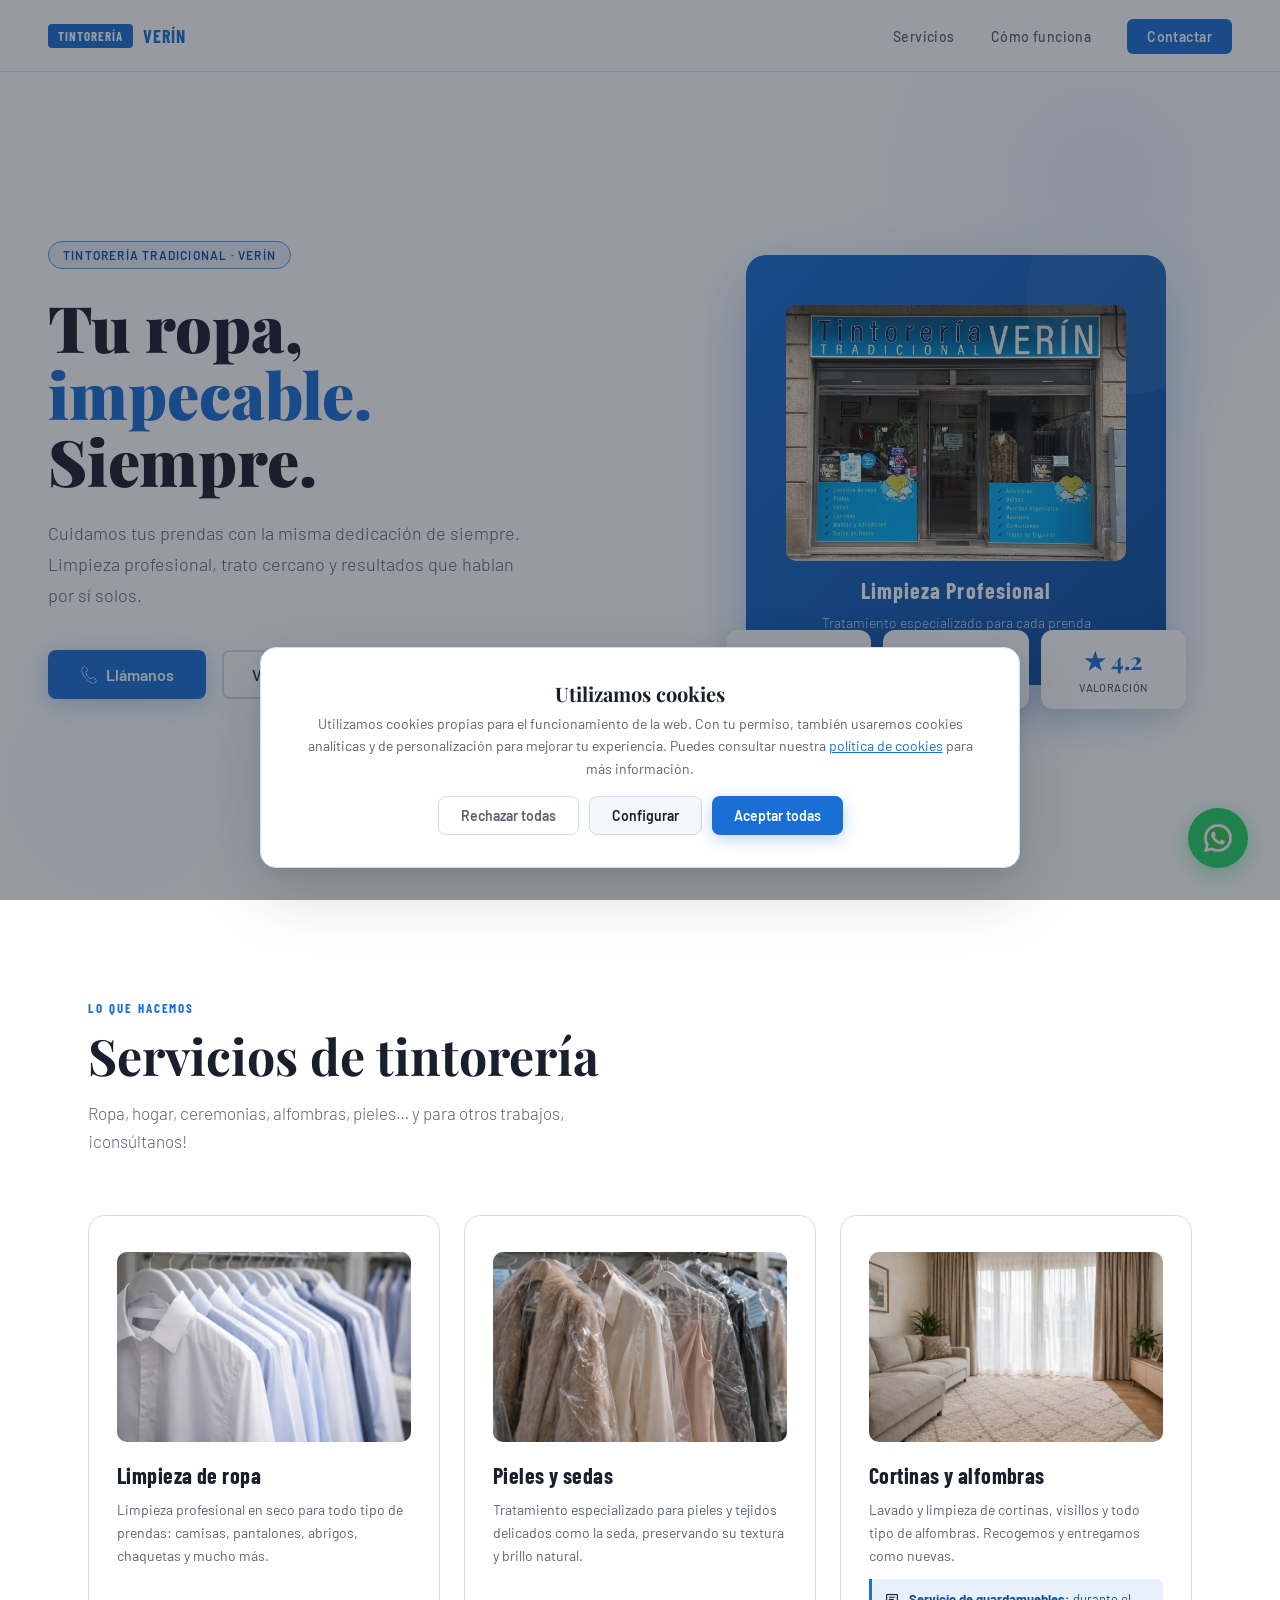
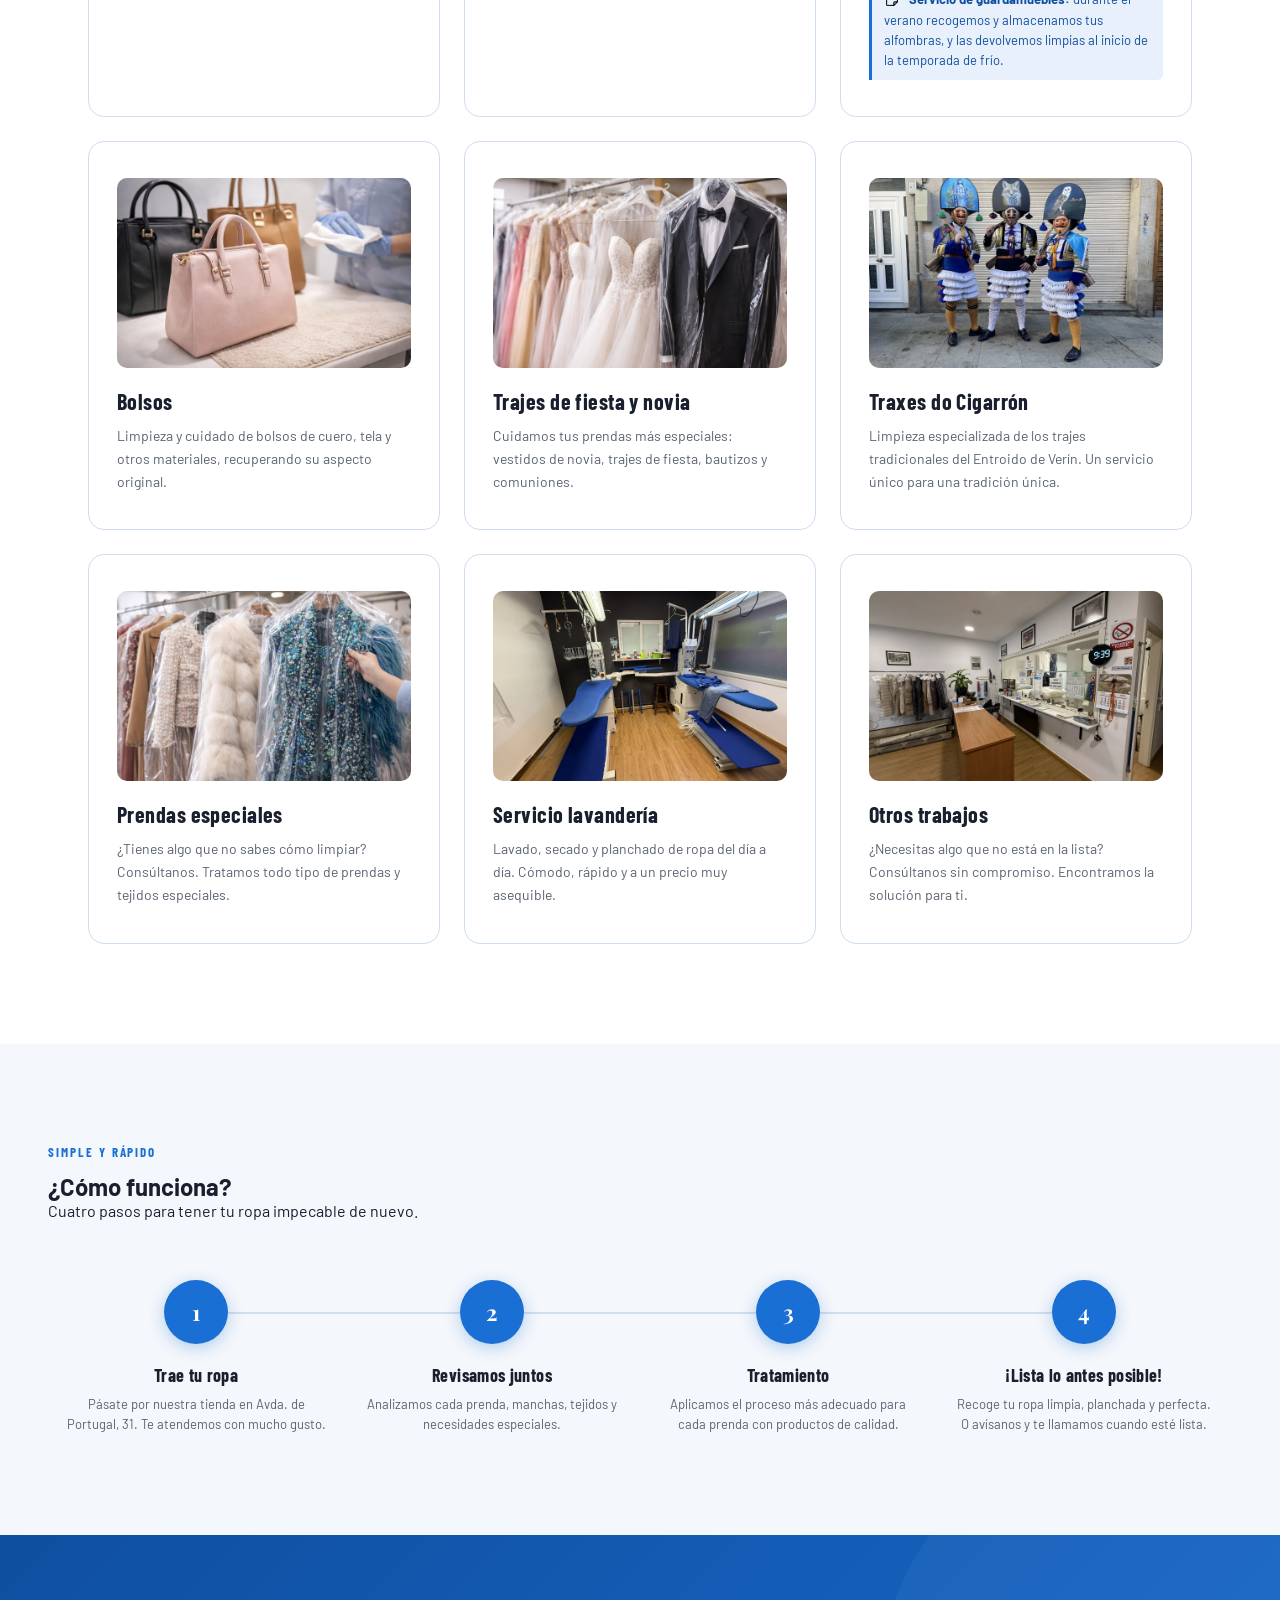
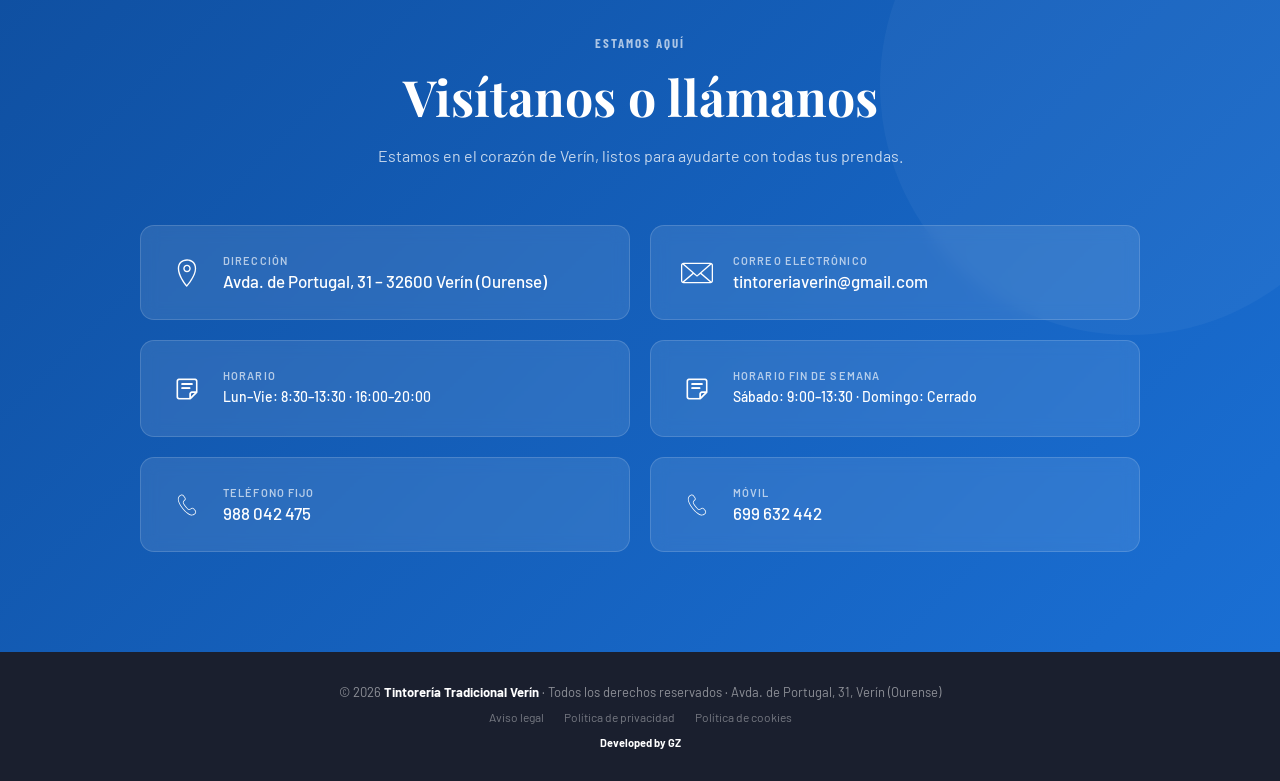
<file: index.html>
<!DOCTYPE html><html lang="es"><head><meta charset="UTF-8" /><meta name="viewport" content="width=device-width, initial-scale=1.0"/><title>Tintorería Verín | Limpieza en Seco Profesional – Ourense</title><meta name="description" content="Tintorería tradicional en Verín (Ourense). Limpieza profesional de ropa, pieles, cortinas, alfombras, trajes de novia y Traxes do Cigarrón. Entrega en 48h. Llama al 988 042 475."><meta name="keywords" content="tintorería Verín, limpieza en seco Verín, tintorería Ourense, limpieza trajes Verín, Cigarrón Verín, tintorería tradicional, lavandería Verín"><meta name="author" content="Tintorería Tradicional Verín"><meta name="robots" content="index, follow"><meta name="google-site-verification" content="5lK3hR8C14R1eIhbds3PsatDqkBUzgz-9aADcG0f1zo"><link rel="canonical" href="https://www.tintoreriaverin.es/"><meta property="og:type" content="business.business"><meta property="og:title" content="Tintorería Verín | Limpieza en Seco Profesional"><meta property="og:description" content="Tintorería tradicional en Verín, Ourense. Limpieza de ropa, pieles, cortinas, trajes de novia y Traxes do Cigarrón. Entrega en 48h."><meta property="og:url" content="https://www.tintoreriaverin.es/"><meta property="og:image" content="https://www.tintoreriaverin.es/imagenes/servicios/hero.webp"><meta property="og:image:width" content="1200"><meta property="og:image:height" content="630"><meta property="og:locale" content="es_ES"><meta property="og:site_name" content="Tintorería Verín"><meta property="business:contact_data:street_address" content="Avda. de Portugal, 31"><meta property="business:contact_data:locality" content="Verín"><meta property="business:contact_data:region" content="Ourense"><meta property="business:contact_data:postal_code" content="32600"><meta property="business:contact_data:country_name" content="España"><meta property="business:contact_data:phone_number" content="+34988042475"><meta name="twitter:card" content="summary_large_image"><meta name="twitter:title" content="Tintorería Verín | Limpieza en Seco Profesional"><meta name="twitter:description" content="Tintorería tradicional en Verín, Ourense. Ropa, pieles, cortinas, trajes de novia y Traxes do Cigarrón. Entrega en 48h."><meta name="twitter:image" content="https://www.tintoreriaverin.es/imagenes/servicios/hero.webp"><script type="application/ld+json"> { "@context": "https://schema.org", "@type": "DryCleaningOrLaundry", "name": "Tintorería Tradicional Verín", "description": "Tintorería tradicional en Verín (Ourense). Limpieza profesional de ropa, pieles, cortinas, alfombras, trajes de novia y Traxes do Cigarrón. Entrega en 48 horas.", "url": "https://www.tintoreriaverin.es", "logo": "https://www.tintoreriaverin.es/imagenes/servicios/hero.webp", "image": "https://www.tintoreriaverin.es/imagenes/servicios/hero.webp", "telephone": ["+34988042475", "+34699632442"], "email": "tintoreriaverin@gmail.com", "address": { "@type": "PostalAddress", "streetAddress": "Avda. de Portugal, 31", "addressLocality": "Verín", "addressRegion": "Ourense", "postalCode": "32600", "addressCountry": "ES" }, "geo": { "@type": "GeoCoordinates", "latitude": 41.9394, "longitude": -7.4392 }, "openingHoursSpecification": [ { "@type": "OpeningHoursSpecification", "dayOfWeek": ["Monday","Tuesday","Wednesday","Thursday","Friday"], "opens": "08:30", "closes": "13:30" }, { "@type": "OpeningHoursSpecification", "dayOfWeek": ["Monday","Tuesday","Wednesday","Thursday","Friday"], "opens": "16:00", "closes": "20:00" } ], "priceRange": "€€", "servesCuisine": null, "hasOfferCatalog": { "@type": "OfferCatalog", "name": "Servicios de tintorería", "itemListElement": [ {"@type": "Offer", "itemOffered": {"@type": "Service", "name": "Limpieza de ropa"}}, {"@type": "Offer", "itemOffered": {"@type": "Service", "name": "Pieles y sedas"}}, {"@type": "Offer", "itemOffered": {"@type": "Service", "name": "Cortinas y alfombras"}}, {"@type": "Offer", "itemOffered": {"@type": "Service", "name": "Bolsos"}}, {"@type": "Offer", "itemOffered": {"@type": "Service", "name": "Trajes de fiesta y novia"}}, {"@type": "Offer", "itemOffered": {"@type": "Service", "name": "Traxes do Cigarrón"}}, {"@type": "Offer", "itemOffered": {"@type": "Service", "name": "Servicio de lavandería"}} ] }, "sameAs": [] } </script><link rel="icon" type="image/x-icon" href="favicon.ico"><link rel="shortcut icon" href="favicon.ico"><link rel="apple-touch-icon" href="favicon.ico"><link href="https://fonts.googleapis.com/css2?family=Playfair+Display:wght@400;700;900&family=Barlow:wght@300;400;500;600&family=Barlow+Condensed:wght@400;600;700&display=swap" rel="stylesheet"/><link rel="stylesheet" href="css/style.css?v=6"/><link rel="stylesheet" href="css/cookies.css?v=6"/></head><body><nav><div class="nav-logo"><div class="nav-logo-badge">TINTORERÍA</div><span style="font-family:'Barlow Condensed',sans-serif;font-size:18px;font-weight:700;letter-spacing:0.05em;color:var(--blue)">VERÍN</span></div><ul class="nav-links" id="nav-links"><li><a href="#servicios" class="nav-close">Servicios</a></li><li><a href="#proceso" class="nav-close">Cómo funciona</a></li><li><a href="#contacto" class="nav-cta nav-close">Contactar</a></li></ul><button class="nav-hamburger" id="nav-hamburger" aria-label="Abrir menú" aria-expanded="false"><span></span><span></span><span></span></button></nav><section class="hero"><div class="hero-inner"><div class="hero-text"><div class="hero-tag fade-in">Tintorería Tradicional · Verín</div><h1 class="fade-in delay-1">Tu ropa, <span>impecable.</span><br>Siempre.</h1><p class="fade-in delay-2">Cuidamos tus prendas con la misma dedicación de siempre. Limpieza profesional, trato cercano y resultados que hablan por sí solos.</p><div class="hero-btns fade-in delay-3"><a href="tel:988042475" class="btn-primary"><img src="imagenes/icons/telephone.svg" alt="" width="18" height="18" style="filter:brightness(0) invert(1);vertical-align:middle;"> Llámanos </a><a href="#servicios" class="btn-secondary">Ver servicios</a></div></div><div class="hero-visual fade-in delay-4"><div class="hero-card-stack"><div class="hanger-scene"><img src="imagenes/servicios/hero.webp?v=2" alt="Limpieza Profesional" class="hanger-icon"><h3>Limpieza Profesional</h3><p>Tratamiento especializado para cada prenda</p></div><div class="stat-cards"><div class="stat-card"><span class="num">72h</span><span class="lbl">Entrega</span></div><div class="stat-card"><span class="num">100%</span><span class="lbl">Garantía</span></div><div class="stat-card"><span class="num">★ 4.2</span><span class="lbl">Valoración</span></div></div></div></div></div></section><section id="servicios"><div class="section"><div class="section-label">Lo que hacemos</div><h2>Servicios de tintorería</h2><p class="subtitle">Ropa, hogar, ceremonias, alfombras, pieles… y para otros trabajos, ¡consúltanos!</p><div class="services-grid"><div class="service-card"><img src="imagenes/servicios/limpieza-ropa.webp" loading="lazy" alt="Limpieza de ropa" class="service-icon"><h3>Limpieza de ropa</h3><p>Limpieza profesional en seco para todo tipo de prendas: camisas, pantalones, abrigos, chaquetas y mucho más.</p></div><div class="service-card"><img src="imagenes/servicios/pieles-sedas.webp" loading="lazy" alt="Pieles y sedas" class="service-icon"><h3>Pieles y sedas</h3><p>Tratamiento especializado para pieles y tejidos delicados como la seda, preservando su textura y brillo natural.</p></div><div class="service-card"><img src="imagenes/servicios/cortinas-alfombras.webp" loading="lazy" alt="Cortinas y alfombras" class="service-icon"><h3>Cortinas y alfombras</h3><p>Lavado y limpieza de cortinas, visillos y todo tipo de alfombras. Recogemos y entregamos como nuevas.</p><p class="service-note"><img src="imagenes/icons/note.svg" alt="" width="16" height="16" style="vertical-align:middle;margin-right:6px;position:relative;top:-1px;"> <strong>Servicio de guardamuebles:</strong> durante el verano recogemos y almacenamos tus alfombras, y las devolvemos limpias al inicio de la temporada de frío.</p></div><div class="service-card"><img src="imagenes/servicios/bolsos.webp" loading="lazy" alt="Bolsos" class="service-icon"><h3>Bolsos</h3><p>Limpieza y cuidado de bolsos de cuero, tela y otros materiales, recuperando su aspecto original.</p></div><div class="service-card"><img src="imagenes/servicios/trajes-fiesta-novia.webp" loading="lazy" alt="Trajes de fiesta y novia" class="service-icon"><h3>Trajes de fiesta y novia</h3><p>Cuidamos tus prendas más especiales: vestidos de novia, trajes de fiesta, bautizos y comuniones.</p></div><div class="service-card"><img src="imagenes/servicios/cigarron.webp" loading="lazy" alt="Traxes do Cigarrón" class="service-icon"><h3>Traxes do Cigarrón</h3><p>Limpieza especializada de los trajes tradicionales del Entroido de Verín. Un servicio único para una tradición única.</p></div><div class="service-card"><img src="imagenes/servicios/prendas-especiales.webp" loading="lazy" alt="Prendas especiales" class="service-icon"><h3>Prendas especiales</h3><p>¿Tienes algo que no sabes cómo limpiar? Consúltanos. Tratamos todo tipo de prendas y tejidos especiales.</p></div><div class="service-card"><img src="imagenes/servicios/lavanderia.webp" loading="lazy" alt="Servicio lavandería" class="service-icon"><h3>Servicio lavandería</h3><p>Lavado, secado y planchado de ropa del día a día. Cómodo, rápido y a un precio muy asequible.</p></div><div class="service-card"><img src="imagenes/servicios/otros-trabajos.webp" loading="lazy" alt="Otros trabajos" class="service-icon"><h3>Otros trabajos</h3><p>¿Necesitas algo que no está en la lista? Consúltanos sin compromiso. Encontramos la solución para ti.</p></div></div></div></section><section id="proceso" class="proceso-section"><div class="proceso-inner"><div class="section-label">Simple y rápido</div><h2>¿Cómo funciona?</h2><p class="subtitle">Cuatro pasos para tener tu ropa impecable de nuevo.</p><div class="steps"><div class="step"><div class="step-num">1</div><h4>Trae tu ropa</h4><p>Pásate por nuestra tienda en Avda. de Portugal, 31. Te atendemos con mucho gusto.</p></div><div class="step"><div class="step-num">2</div><h4>Revisamos juntos</h4><p>Analizamos cada prenda, manchas, tejidos y necesidades especiales.</p></div><div class="step"><div class="step-num">3</div><h4>Tratamiento</h4><p>Aplicamos el proceso más adecuado para cada prenda con productos de calidad.</p></div><div class="step"><div class="step-num">4</div><h4>¡Lista lo antes posible!</h4><p>Recoge tu ropa limpia, planchada y perfecta. O avísanos y te llamamos cuando esté lista.</p></div></div></div></section><section id="contacto" class="contact-section"><div class="contact-inner"><div class="section-label">Estamos aquí</div><h2>Visítanos o llámanos</h2><p class="subtitle">Estamos en el corazón de Verín, listos para ayudarte con todas tus prendas.</p><div class="contact-cards"><a class="contact-card" href="https://www.google.com/maps/search/?api=1&query=Avda.+de+Portugal+31+Verín+Ourense" target="_blank" rel="noopener noreferrer" style="text-decoration:none;color:inherit;"><span class="contact-card-icon"><img src="imagenes/icons/location.svg" alt="Dirección" width="28" height="28"></span><div class="contact-card-info"><strong>Dirección</strong><span>Avda. de Portugal, 31 – 32600 Verín (Ourense)</span></div></a><a class="contact-card" href="mailto:tintoreriaverin@gmail.com" style="text-decoration:none;color:inherit;"><span class="contact-card-icon"><img src="imagenes/icons/email.svg" alt="Email" width="32" height="32"></span><div class="contact-card-info"><strong>Correo electrónico</strong><span>tintoreriaverin@gmail.com</span></div></a><a class="contact-card" href="#" style="text-decoration:none;color:inherit;cursor:default;"><span class="contact-card-icon"><img src="imagenes/icons/note.svg" alt="Horario" width="28" height="28"></span><div class="contact-card-info"><strong>Horario</strong><span style="font-size:14px;line-height:1.6;">Lun–Vie: 8:30–13:30 · 16:00–20:00</span></div></a><a class="contact-card" href="#" style="text-decoration:none;color:inherit;cursor:default;"><span class="contact-card-icon"><img src="imagenes/icons/note.svg" alt="Horario" width="28" height="28"></span><div class="contact-card-info"><strong>Horario Fin De Semana</strong><span style="font-size:14px;line-height:1.6;">Sábado: 9:00–13:30 · Domingo: Cerrado</span></div></a><a class="contact-card" href="tel:+34988042475" style="text-decoration:none;color:inherit;"><span class="contact-card-icon"><img src="imagenes/icons/telephone.svg" alt="Teléfono" width="22" height="22"></span><div class="contact-card-info"><strong>Teléfono fijo</strong><span>988 042 475</span></div></a><a class="contact-card" href="tel:+34699632442" style="text-decoration:none;color:inherit;"><span class="contact-card-icon"><img src="imagenes/icons/telephone.svg" alt="Móvil" width="22" height="22"></span><div class="contact-card-info"><strong>Móvil</strong><span>699 632 442</span></div></a></div></section><a href="https://wa.me/34699632442" target="_blank" rel="noopener noreferrer" class="whatsapp-float" aria-label="Contactar por WhatsApp"><span class="whatsapp-tooltip">Escríbenos por WhatsApp</span><img src="imagenes/icons/whatsapp.svg" alt="WhatsApp" width="34" height="34"></a><footer><p>© 2026 <strong>Tintorería Tradicional Verín</strong> · Todos los derechos reservados · Avda. de Portugal, 31, Verín (Ourense)</p><div class="footer-links"><a href="aviso-legal.html">Aviso legal</a><a href="politica-privacidad.html">Política de privacidad</a><a href="politica-cookies.html">Política de cookies</a></div><p style="margin-top:12px;font-size:11px;color:rgba(255,255,255,0.25);"><strong>Developed by GZ</strong></p></footer><div id="cookie-overlay"></div><div id="cookie-banner" role="dialog" aria-modal="true" aria-labelledby="cookie-title"><div class="cookie-header"><div><h3 id="cookie-title">Utilizamos cookies</h3><p> Utilizamos cookies propias para el funcionamiento de la web. Con tu permiso, también usaremos cookies analíticas y de personalización para mejorar tu experiencia. Puedes consultar nuestra <a href="politica-cookies.html">política de cookies</a> para más información. </p></div></div><div id="cookie-config-panel" class="cookie-config-panel"><div class="cookie-types"><div class="cookie-type"><div class="cookie-type-info"><span class="cookie-type-name">Necesarias</span><span class="cookie-type-desc">Siempre activas</span></div><label class="cookie-toggle"><input type="checkbox" checked disabled><span class="cookie-toggle-slider"></span></label></div><div class="cookie-type"><div class="cookie-type-info"><span class="cookie-type-name">Analíticas</span><span class="cookie-type-desc">Estadísticas de uso</span></div><label class="cookie-toggle"><input type="checkbox" id="cookie-toggle-analytics"><span class="cookie-toggle-slider"></span></label></div><div class="cookie-type"><div class="cookie-type-info"><span class="cookie-type-name">Marketing</span><span class="cookie-type-desc">Contenido personalizado</span></div><label class="cookie-toggle"><input type="checkbox" id="cookie-toggle-marketing"><span class="cookie-toggle-slider"></span></label></div></div></div><div class="cookie-actions"><button class="cookie-btn cookie-btn-reject" id="cookie-btn-reject">Rechazar todas</button><button class="cookie-btn cookie-btn-config" id="cookie-btn-config">Configurar</button><button class="cookie-btn cookie-btn-config" id="cookie-btn-save" style="display:none">Guardar preferencias</button><button class="cookie-btn cookie-btn-accept" id="cookie-btn-accept">Aceptar todas</button></div></div><script src="js/cookies.js"></script><script>
(function(){
  var btn = document.getElementById("nav-hamburger");
  var menu = document.getElementById("nav-links");
  if(!btn || !menu) return;
  btn.addEventListener("click", function(){
    var open = menu.classList.toggle("nav-open");
    btn.classList.toggle("is-open", open);
    btn.setAttribute("aria-expanded", open);
  });
  document.querySelectorAll(".nav-close").forEach(function(a){
    a.addEventListener("click", function(){
      menu.classList.remove("nav-open");
      btn.classList.remove("is-open");
      btn.setAttribute("aria-expanded","false");
    });
  });
})();
</script></body></html>
</file>
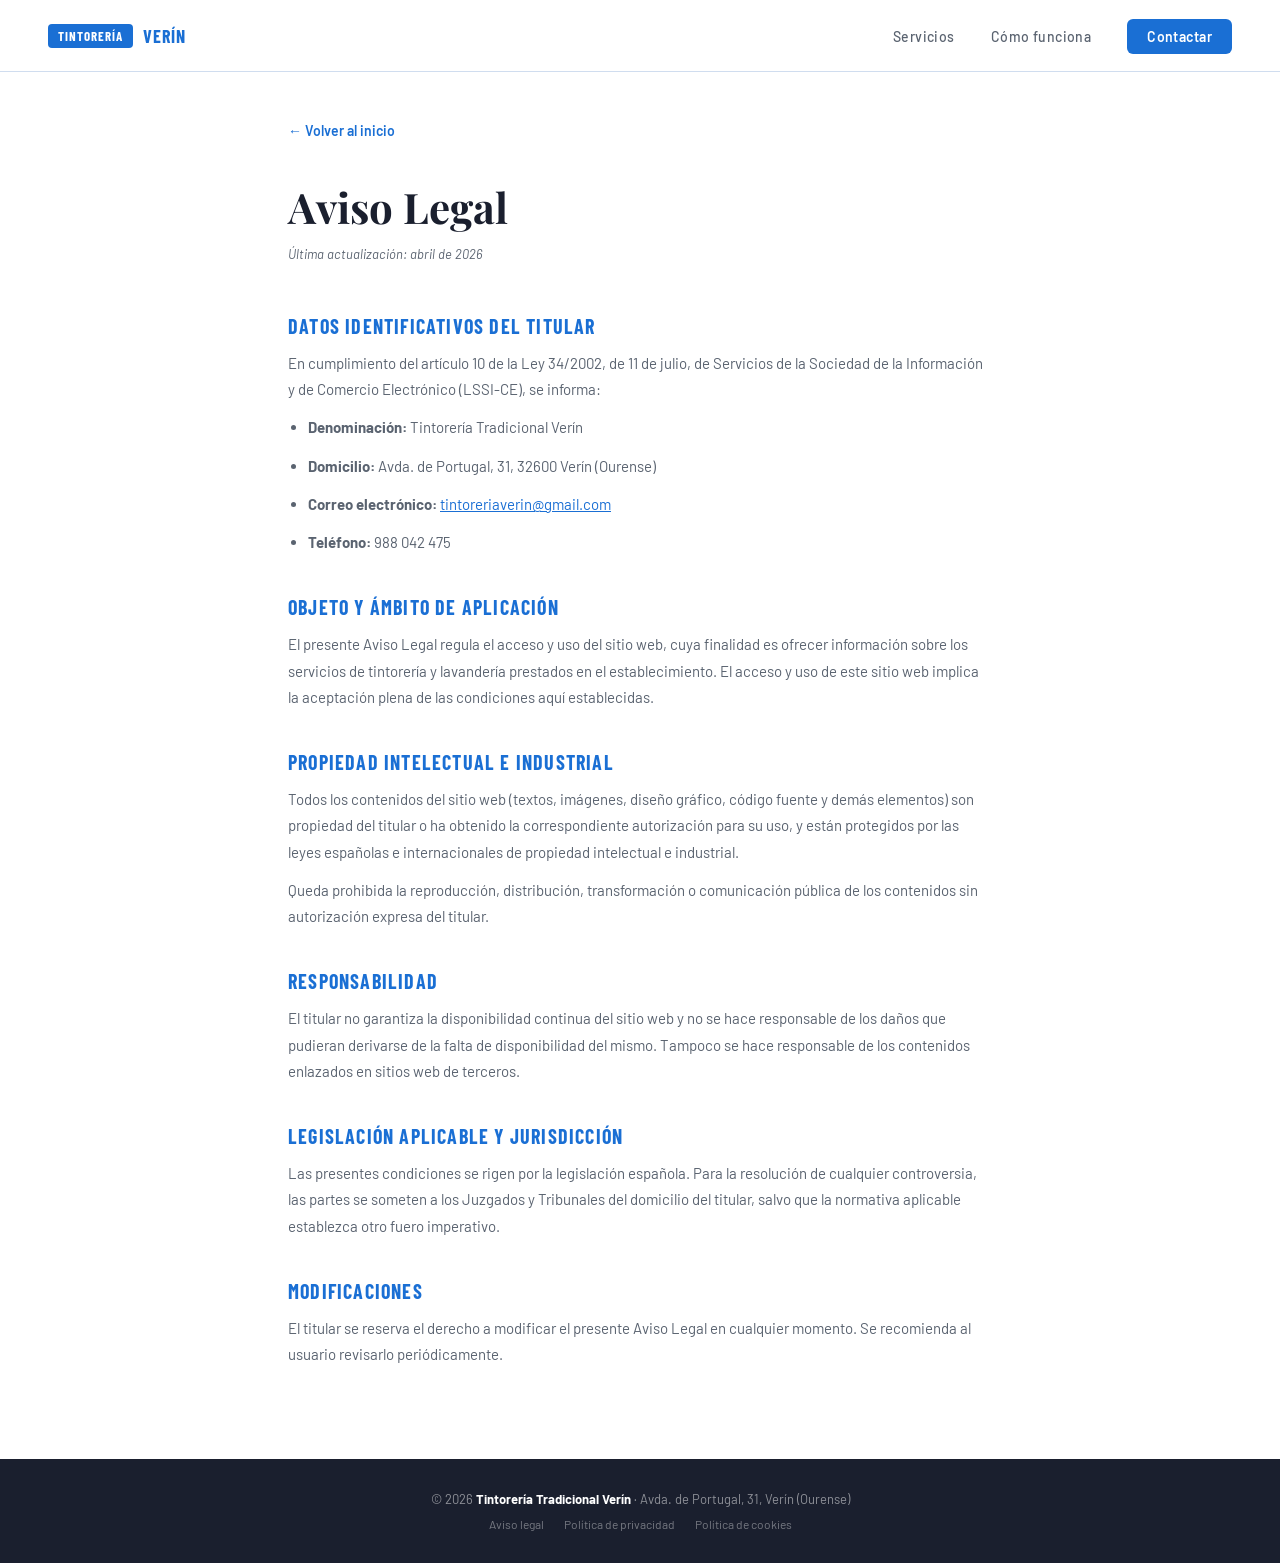
<file: aviso-legal.html>
<!DOCTYPE html>
<html lang="es">
<head>
  <meta charset="UTF-8"/>
  <meta name="viewport" content="width=device-width, initial-scale=1.0"/>
  <meta name="robots" content="noindex, follow">
  <link rel="canonical" href="https://www.tintoreriaverin.es/aviso-legal.html">
  <title>Aviso Legal – Tintorería Verín</title>
  <link href="https://fonts.googleapis.com/css2?family=Playfair+Display:wght@400;700&family=Barlow:wght@300;400;500;600&family=Barlow+Condensed:wght@600;700&display=swap" rel="stylesheet"/>
  <link rel="stylesheet" href="css/style.css"/>
  <style>
    .legal-page {
      max-width: 800px;
      margin: 0 auto;
      padding: 120px 48px 80px;
    }
    .legal-page h1 {
      font-family: 'Playfair Display', serif;
      font-size: clamp(28px, 4vw, 42px);
      font-weight: 700;
      color: var(--text);
      margin-bottom: 8px;
    }
    .legal-page .legal-date {
      font-size: 13px;
      color: var(--text-muted);
      margin-bottom: 48px;
      font-style: italic;
    }
    .legal-page h2 {
      font-family: 'Barlow Condensed', sans-serif;
      font-size: 20px;
      font-weight: 700;
      color: var(--blue);
      text-transform: uppercase;
      letter-spacing: 0.06em;
      margin: 40px 0 12px;
    }
    .legal-page p, .legal-page li {
      font-size: 15px;
      color: var(--text-muted);
      line-height: 1.75;
      margin-bottom: 12px;
    }
    .legal-page ul { padding-left: 20px; }
    .legal-page a { color: var(--blue); }
    .back-link {
      display: inline-flex;
      align-items: center;
      gap: 8px;
      color: var(--blue);
      text-decoration: none;
      font-size: 14px;
      font-weight: 600;
      margin-bottom: 40px;
    }
    .back-link:hover { color: var(--blue-dark); }
    @media (max-width: 600px) {
      .legal-page { padding: 100px 24px 60px; }
    }
  </style>
</head>
<body>
  <nav>
    <div class="nav-logo">
      <div class="nav-logo-badge">TINTORERÍA</div>
      <span style="font-family:'Barlow Condensed',sans-serif;font-size:18px;font-weight:700;letter-spacing:0.05em;color:var(--blue)">VERÍN</span>
    </div>
    <ul class="nav-links">
      <li><a href="index.html#servicios">Servicios</a></li>
      <li><a href="index.html#proceso">Cómo funciona</a></li>
      <li><a href="index.html#contacto" class="nav-cta">Contactar</a></li>
    </ul>
  </nav>

  <div class="legal-page">
    <a href="index.html" class="back-link">← Volver al inicio</a>
    <h1>Aviso Legal</h1>
    <p class="legal-date">Última actualización: abril de 2026</p>

    <h2>Datos identificativos del titular</h2>
    <p>En cumplimiento del artículo 10 de la Ley 34/2002, de 11 de julio, de Servicios de la Sociedad de la Información y de Comercio Electrónico (LSSI-CE), se informa:</p>
    <ul>
      <li><strong>Denominación:</strong> Tintorería Tradicional Verín</li>
      <li><strong>Domicilio:</strong> Avda. de Portugal, 31, 32600 Verín (Ourense)</li>
      <li><strong>Correo electrónico:</strong> <a href="mailto:tintoreriaverin@gmail.com">tintoreriaverin@gmail.com</a></li>
      <li><strong>Teléfono:</strong> 988 042 475</li>
    </ul>

    <h2>Objeto y ámbito de aplicación</h2>
    <p>El presente Aviso Legal regula el acceso y uso del sitio web, cuya finalidad es ofrecer información sobre los servicios de tintorería y lavandería prestados en el establecimiento. El acceso y uso de este sitio web implica la aceptación plena de las condiciones aquí establecidas.</p>

    <h2>Propiedad intelectual e industrial</h2>
    <p>Todos los contenidos del sitio web (textos, imágenes, diseño gráfico, código fuente y demás elementos) son propiedad del titular o ha obtenido la correspondiente autorización para su uso, y están protegidos por las leyes españolas e internacionales de propiedad intelectual e industrial.</p>
    <p>Queda prohibida la reproducción, distribución, transformación o comunicación pública de los contenidos sin autorización expresa del titular.</p>

    <h2>Responsabilidad</h2>
    <p>El titular no garantiza la disponibilidad continua del sitio web y no se hace responsable de los daños que pudieran derivarse de la falta de disponibilidad del mismo. Tampoco se hace responsable de los contenidos enlazados en sitios web de terceros.</p>

    <h2>Legislación aplicable y jurisdicción</h2>
    <p>Las presentes condiciones se rigen por la legislación española. Para la resolución de cualquier controversia, las partes se someten a los Juzgados y Tribunales del domicilio del titular, salvo que la normativa aplicable establezca otro fuero imperativo.</p>

    <h2>Modificaciones</h2>
    <p>El titular se reserva el derecho a modificar el presente Aviso Legal en cualquier momento. Se recomienda al usuario revisarlo periódicamente.</p>
  </div>

  <footer>
    <p>© 2026 <strong>Tintorería Tradicional Verín</strong> · Avda. de Portugal, 31, Verín (Ourense)</p>
    <div class="footer-links">
      <a href="aviso-legal.html">Aviso legal</a>
      <a href="politica-privacidad.html">Política de privacidad</a>
      <a href="politica-cookies.html">Política de cookies</a>
    </div>
  </footer>
</body>
</html>
</file>
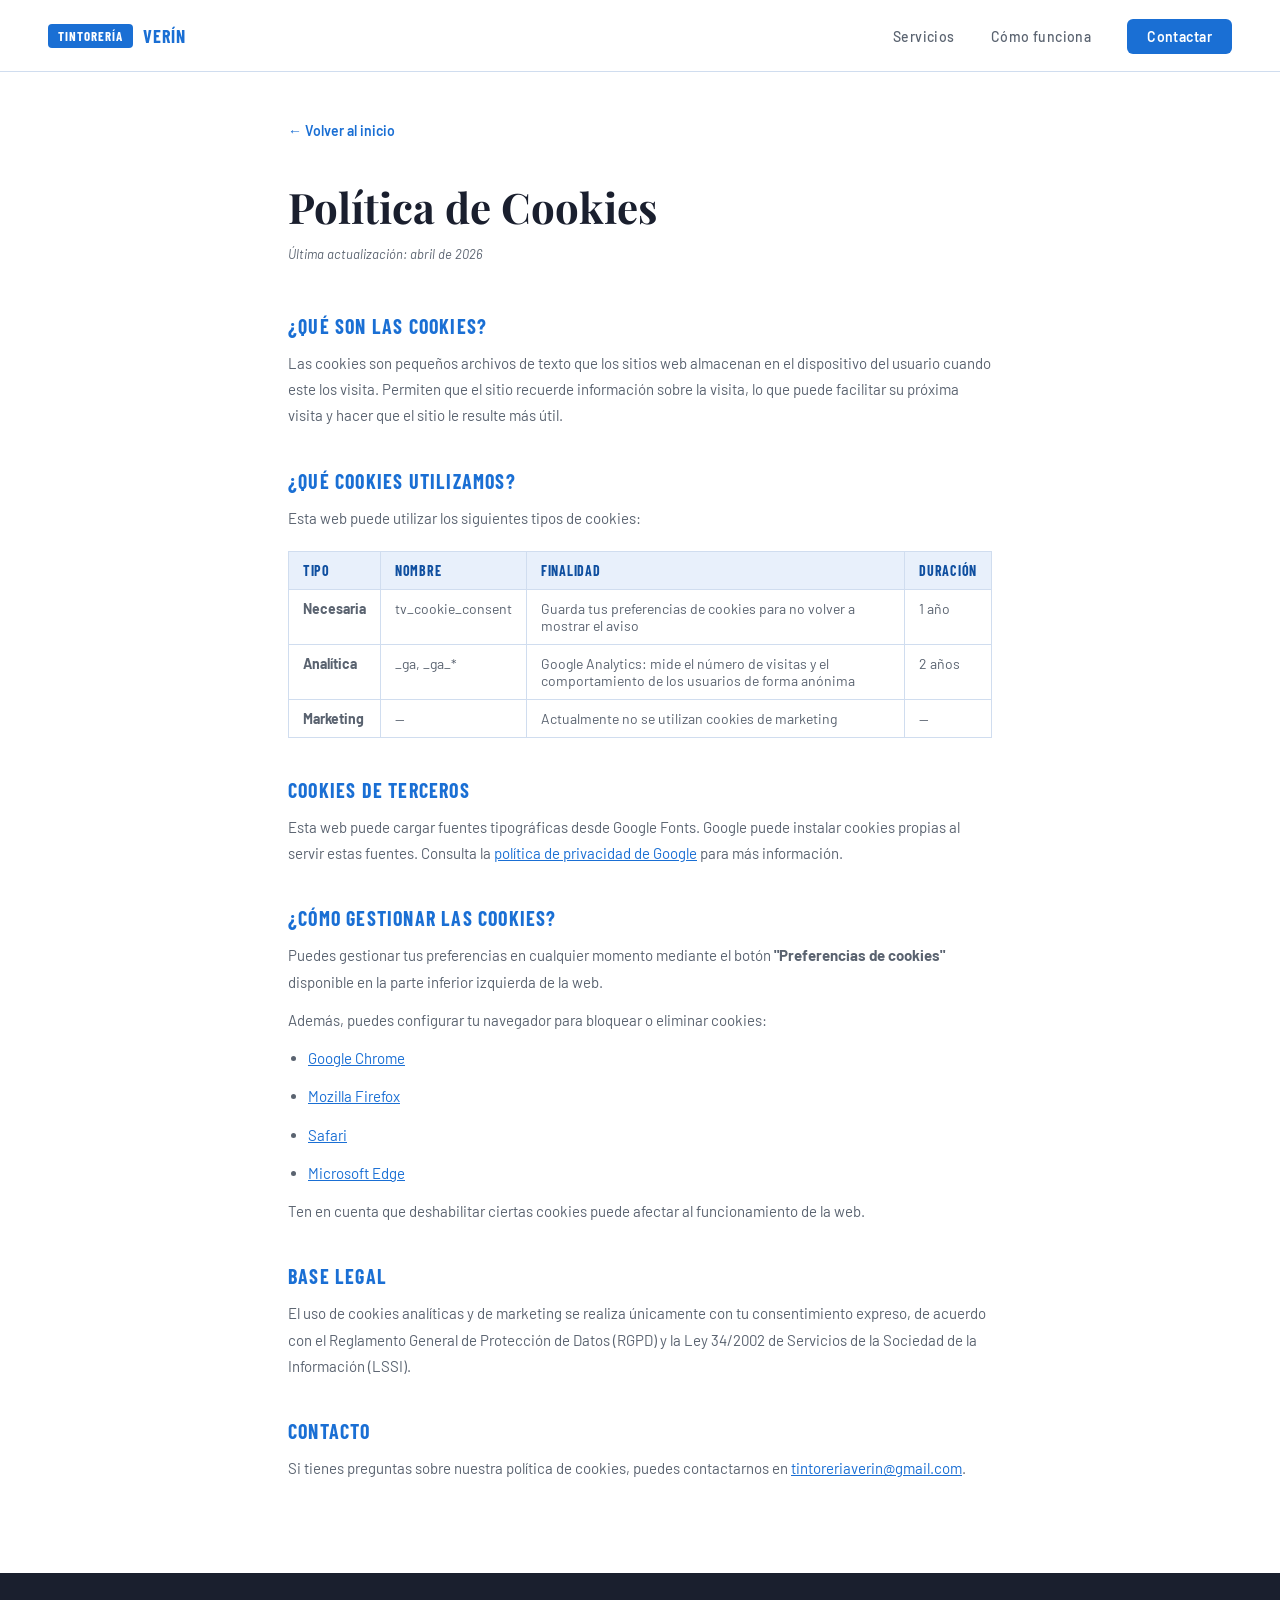
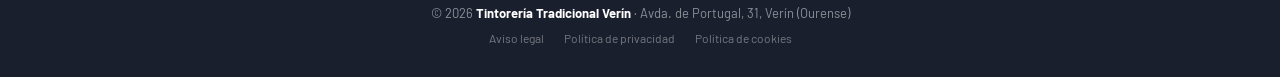
<file: politica-cookies.html>
<!DOCTYPE html>
<html lang="es">
<head>
  <meta charset="UTF-8"/>
  <meta name="viewport" content="width=device-width, initial-scale=1.0"/>
  <meta name="robots" content="noindex, follow">
  <link rel="canonical" href="https://www.tintoreriaverin.es/politica-cookies.html">
  <title>Política de Cookies – Tintorería Verín</title>
  <link href="https://fonts.googleapis.com/css2?family=Playfair+Display:wght@400;700&family=Barlow:wght@300;400;500;600&family=Barlow+Condensed:wght@600;700&display=swap" rel="stylesheet"/>
  <link rel="stylesheet" href="css/style.css"/>
  <style>
    .legal-page {
      max-width: 800px;
      margin: 0 auto;
      padding: 120px 48px 80px;
    }
    .legal-page h1 {
      font-family: 'Playfair Display', serif;
      font-size: clamp(28px, 4vw, 42px);
      font-weight: 700;
      color: var(--text);
      margin-bottom: 8px;
    }
    .legal-page .legal-date {
      font-size: 13px;
      color: var(--text-muted);
      margin-bottom: 48px;
      font-style: italic;
    }
    .legal-page h2 {
      font-family: 'Barlow Condensed', sans-serif;
      font-size: 20px;
      font-weight: 700;
      color: var(--blue);
      text-transform: uppercase;
      letter-spacing: 0.06em;
      margin: 40px 0 12px;
    }
    .legal-page p, .legal-page li {
      font-size: 15px;
      color: var(--text-muted);
      line-height: 1.75;
      margin-bottom: 12px;
    }
    .legal-page ul { padding-left: 20px; }
    .legal-page table {
      width: 100%;
      border-collapse: collapse;
      margin: 20px 0;
      font-size: 14px;
    }
    .legal-page table th {
      background: var(--accent);
      color: var(--blue-dark);
      font-family: 'Barlow Condensed', sans-serif;
      font-weight: 700;
      text-transform: uppercase;
      letter-spacing: 0.05em;
      padding: 10px 14px;
      text-align: left;
      border: 1px solid var(--border);
    }
    .legal-page table td {
      padding: 10px 14px;
      border: 1px solid var(--border);
      color: var(--text-muted);
      vertical-align: top;
    }
    .legal-page a { color: var(--blue); }
    .back-link {
      display: inline-flex;
      align-items: center;
      gap: 8px;
      color: var(--blue);
      text-decoration: none;
      font-size: 14px;
      font-weight: 600;
      margin-bottom: 40px;
    }
    .back-link:hover { color: var(--blue-dark); }
    @media (max-width: 600px) {
      .legal-page { padding: 100px 24px 60px; }
    }
  </style>
</head>
<body>
  <nav>
    <div class="nav-logo">
      <div class="nav-logo-badge">TINTORERÍA</div>
      <span style="font-family:'Barlow Condensed',sans-serif;font-size:18px;font-weight:700;letter-spacing:0.05em;color:var(--blue)">VERÍN</span>
    </div>
    <ul class="nav-links">
      <li><a href="index.html#servicios">Servicios</a></li>
      <li><a href="index.html#proceso">Cómo funciona</a></li>
      <li><a href="index.html#contacto" class="nav-cta">Contactar</a></li>
    </ul>
  </nav>

  <div class="legal-page">
    <a href="index.html" class="back-link">← Volver al inicio</a>
    <h1>Política de Cookies</h1>
    <p class="legal-date">Última actualización: abril de 2026</p>

    <h2>¿Qué son las cookies?</h2>
    <p>Las cookies son pequeños archivos de texto que los sitios web almacenan en el dispositivo del usuario cuando este los visita. Permiten que el sitio recuerde información sobre la visita, lo que puede facilitar su próxima visita y hacer que el sitio le resulte más útil.</p>

    <h2>¿Qué cookies utilizamos?</h2>
    <p>Esta web puede utilizar los siguientes tipos de cookies:</p>
    <table>
      <thead>
        <tr>
          <th>Tipo</th>
          <th>Nombre</th>
          <th>Finalidad</th>
          <th>Duración</th>
        </tr>
      </thead>
      <tbody>
        <tr>
          <td><strong>Necesaria</strong></td>
          <td>tv_cookie_consent</td>
          <td>Guarda tus preferencias de cookies para no volver a mostrar el aviso</td>
          <td>1 año</td>
        </tr>
        <tr>
          <td><strong>Analítica</strong></td>
          <td>_ga, _ga_*</td>
          <td>Google Analytics: mide el número de visitas y el comportamiento de los usuarios de forma anónima</td>
          <td>2 años</td>
        </tr>
        <tr>
          <td><strong>Marketing</strong></td>
          <td>—</td>
          <td>Actualmente no se utilizan cookies de marketing</td>
          <td>—</td>
        </tr>
      </tbody>
    </table>

    <h2>Cookies de terceros</h2>
    <p>Esta web puede cargar fuentes tipográficas desde Google Fonts. Google puede instalar cookies propias al servir estas fuentes. Consulta la <a href="https://policies.google.com/privacy" target="_blank" rel="noopener">política de privacidad de Google</a> para más información.</p>

    <h2>¿Cómo gestionar las cookies?</h2>
    <p>Puedes gestionar tus preferencias en cualquier momento mediante el botón <strong>"Preferencias de cookies"</strong> disponible en la parte inferior izquierda de la web.</p>
    <p>Además, puedes configurar tu navegador para bloquear o eliminar cookies:</p>
    <ul>
      <li><a href="https://support.google.com/chrome/answer/95647" target="_blank" rel="noopener">Google Chrome</a></li>
      <li><a href="https://support.mozilla.org/es/kb/cookies-informacion-que-los-sitios-web-guardan-en-" target="_blank" rel="noopener">Mozilla Firefox</a></li>
      <li><a href="https://support.apple.com/es-es/guide/safari/sfri11471/mac" target="_blank" rel="noopener">Safari</a></li>
      <li><a href="https://support.microsoft.com/es-es/microsoft-edge" target="_blank" rel="noopener">Microsoft Edge</a></li>
    </ul>
    <p>Ten en cuenta que deshabilitar ciertas cookies puede afectar al funcionamiento de la web.</p>

    <h2>Base legal</h2>
    <p>El uso de cookies analíticas y de marketing se realiza únicamente con tu consentimiento expreso, de acuerdo con el Reglamento General de Protección de Datos (RGPD) y la Ley 34/2002 de Servicios de la Sociedad de la Información (LSSI).</p>

    <h2>Contacto</h2>
    <p>Si tienes preguntas sobre nuestra política de cookies, puedes contactarnos en <a href="mailto:tintoreriaverin@gmail.com">tintoreriaverin@gmail.com</a>.</p>
  </div>

  <footer>
    <p>© 2026 <strong>Tintorería Tradicional Verín</strong> · Avda. de Portugal, 31, Verín (Ourense)</p>
    <div class="footer-links">
      <a href="aviso-legal.html">Aviso legal</a>
      <a href="politica-privacidad.html">Política de privacidad</a>
      <a href="politica-cookies.html">Política de cookies</a>
    </div>
  </footer>
</body>
</html>
</file>
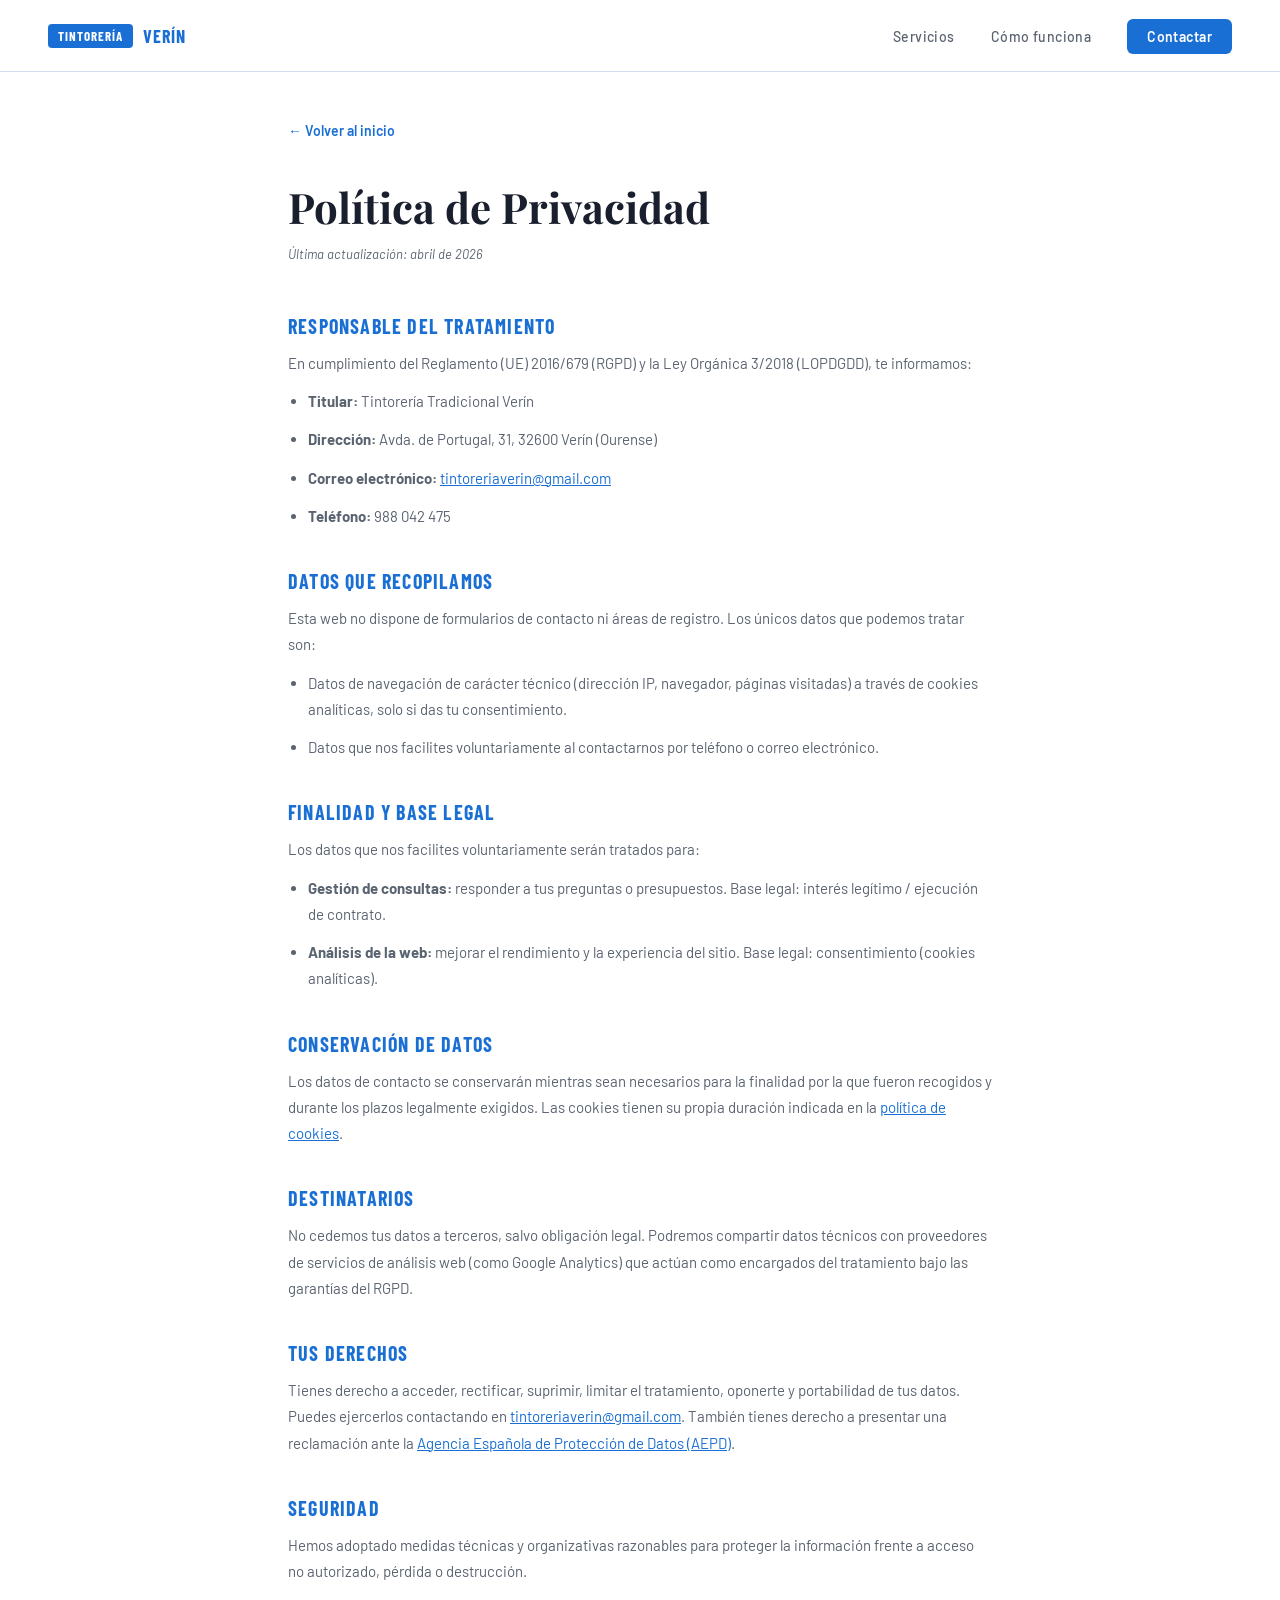
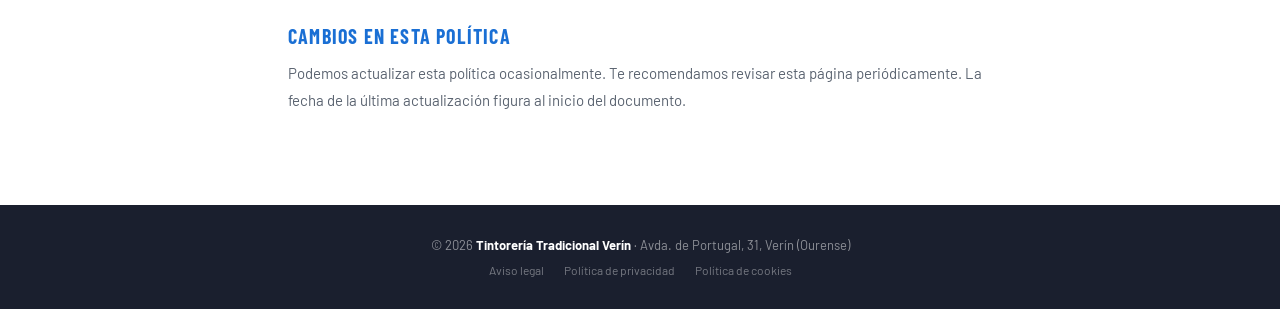
<file: politica-privacidad.html>
<!DOCTYPE html>
<html lang="es">
<head>
  <meta charset="UTF-8"/>
  <meta name="viewport" content="width=device-width, initial-scale=1.0"/>
  <meta name="robots" content="noindex, follow">
  <link rel="canonical" href="https://www.tintoreriaverin.es/politica-privacidad.html">
  <title>Política de Privacidad – Tintorería Verín</title>
  <link href="https://fonts.googleapis.com/css2?family=Playfair+Display:wght@400;700&family=Barlow:wght@300;400;500;600&family=Barlow+Condensed:wght@600;700&display=swap" rel="stylesheet"/>
  <link rel="stylesheet" href="css/style.css"/>
  <style>
    .legal-page {
      max-width: 800px;
      margin: 0 auto;
      padding: 120px 48px 80px;
    }
    .legal-page h1 {
      font-family: 'Playfair Display', serif;
      font-size: clamp(28px, 4vw, 42px);
      font-weight: 700;
      color: var(--text);
      margin-bottom: 8px;
    }
    .legal-page .legal-date {
      font-size: 13px;
      color: var(--text-muted);
      margin-bottom: 48px;
      font-style: italic;
    }
    .legal-page h2 {
      font-family: 'Barlow Condensed', sans-serif;
      font-size: 20px;
      font-weight: 700;
      color: var(--blue);
      text-transform: uppercase;
      letter-spacing: 0.06em;
      margin: 40px 0 12px;
    }
    .legal-page p, .legal-page li {
      font-size: 15px;
      color: var(--text-muted);
      line-height: 1.75;
      margin-bottom: 12px;
    }
    .legal-page ul { padding-left: 20px; }
    .legal-page a { color: var(--blue); }
    .back-link {
      display: inline-flex;
      align-items: center;
      gap: 8px;
      color: var(--blue);
      text-decoration: none;
      font-size: 14px;
      font-weight: 600;
      margin-bottom: 40px;
    }
    .back-link:hover { color: var(--blue-dark); }
    @media (max-width: 600px) {
      .legal-page { padding: 100px 24px 60px; }
    }
  </style>
</head>
<body>
  <nav>
    <div class="nav-logo">
      <div class="nav-logo-badge">TINTORERÍA</div>
      <span style="font-family:'Barlow Condensed',sans-serif;font-size:18px;font-weight:700;letter-spacing:0.05em;color:var(--blue)">VERÍN</span>
    </div>
    <ul class="nav-links">
      <li><a href="index.html#servicios">Servicios</a></li>
      <li><a href="index.html#proceso">Cómo funciona</a></li>
      <li><a href="index.html#contacto" class="nav-cta">Contactar</a></li>
    </ul>
  </nav>

  <div class="legal-page">
    <a href="index.html" class="back-link">← Volver al inicio</a>
    <h1>Política de Privacidad</h1>
    <p class="legal-date">Última actualización: abril de 2026</p>

    <h2>Responsable del tratamiento</h2>
    <p>En cumplimiento del Reglamento (UE) 2016/679 (RGPD) y la Ley Orgánica 3/2018 (LOPDGDD), te informamos:</p>
    <ul>
      <li><strong>Titular:</strong> Tintorería Tradicional Verín</li>
      <li><strong>Dirección:</strong> Avda. de Portugal, 31, 32600 Verín (Ourense)</li>
      <li><strong>Correo electrónico:</strong> <a href="mailto:tintoreriaverin@gmail.com">tintoreriaverin@gmail.com</a></li>
      <li><strong>Teléfono:</strong> 988 042 475</li>
    </ul>

    <h2>Datos que recopilamos</h2>
    <p>Esta web no dispone de formularios de contacto ni áreas de registro. Los únicos datos que podemos tratar son:</p>
    <ul>
      <li>Datos de navegación de carácter técnico (dirección IP, navegador, páginas visitadas) a través de cookies analíticas, solo si das tu consentimiento.</li>
      <li>Datos que nos facilites voluntariamente al contactarnos por teléfono o correo electrónico.</li>
    </ul>

    <h2>Finalidad y base legal</h2>
    <p>Los datos que nos facilites voluntariamente serán tratados para:</p>
    <ul>
      <li><strong>Gestión de consultas:</strong> responder a tus preguntas o presupuestos. Base legal: interés legítimo / ejecución de contrato.</li>
      <li><strong>Análisis de la web:</strong> mejorar el rendimiento y la experiencia del sitio. Base legal: consentimiento (cookies analíticas).</li>
    </ul>

    <h2>Conservación de datos</h2>
    <p>Los datos de contacto se conservarán mientras sean necesarios para la finalidad por la que fueron recogidos y durante los plazos legalmente exigidos. Las cookies tienen su propia duración indicada en la <a href="politica-cookies.html">política de cookies</a>.</p>

    <h2>Destinatarios</h2>
    <p>No cedemos tus datos a terceros, salvo obligación legal. Podremos compartir datos técnicos con proveedores de servicios de análisis web (como Google Analytics) que actúan como encargados del tratamiento bajo las garantías del RGPD.</p>

    <h2>Tus derechos</h2>
    <p>Tienes derecho a acceder, rectificar, suprimir, limitar el tratamiento, oponerte y portabilidad de tus datos. Puedes ejercerlos contactando en <a href="mailto:tintoreriaverin@gmail.com">tintoreriaverin@gmail.com</a>. También tienes derecho a presentar una reclamación ante la <a href="https://www.aepd.es" target="_blank" rel="noopener">Agencia Española de Protección de Datos (AEPD)</a>.</p>

    <h2>Seguridad</h2>
    <p>Hemos adoptado medidas técnicas y organizativas razonables para proteger la información frente a acceso no autorizado, pérdida o destrucción.</p>

    <h2>Cambios en esta política</h2>
    <p>Podemos actualizar esta política ocasionalmente. Te recomendamos revisar esta página periódicamente. La fecha de la última actualización figura al inicio del documento.</p>
  </div>

  <footer>
    <p>© 2026 <strong>Tintorería Tradicional Verín</strong> · Avda. de Portugal, 31, Verín (Ourense)</p>
    <div class="footer-links">
      <a href="aviso-legal.html">Aviso legal</a>
      <a href="politica-privacidad.html">Política de privacidad</a>
      <a href="politica-cookies.html">Política de cookies</a>
    </div>
  </footer>
</body>
</html>
</file>
<file: css/style.css>
:root{--blue:#1a6fd4;--blue-dark:#0f4fa0;--blue-light:#4a9fe8;--white:#ffffff;--off-white:#f4f7fb;--text:#1a1f2e;--text-muted:#5a6370;--accent:#e8f0fb;--border:#d0ddef;--green-soft:#eef5e8}*{margin:0;padding:0;box-sizing:border-box}html{scroll-behavior:smooth}body{font-family:'Barlow',sans-serif;background:var(--white);color:var(--text);overflow-x:hidden}nav{position:fixed;top:0;left:0;right:0;z-index:100;display:flex;align-items:center;justify-content:space-between;padding:0 48px;height:72px;background:rgba(255,255,255,0.95);backdrop-filter:blur(12px);border-bottom:1px solid var(--border)}.nav-logo{display:flex;align-items:center;gap:10px}.nav-logo-badge{background:var(--blue);color:white;font-family:'Barlow Condensed',sans-serif;font-weight:700;font-size:13px;letter-spacing:0.08em;padding:4px 10px;border-radius:4px}.nav-links{display:flex;gap:36px;list-style:none}.nav-links a{text-decoration:none;color:var(--text-muted);font-size:14px;font-weight:500;letter-spacing:0.03em;transition:color 0.2s}.nav-links a:hover{color:var(--blue)}.nav-cta{background:var(--blue);color:white !important;padding:9px 20px;border-radius:6px;font-weight:600 !important;transition:background 0.2s !important}.nav-cta:hover{background:var(--blue-dark) !important;color:white !important}.hero{min-height:100vh;display:flex;align-items:center;padding:120px 48px 80px;position:relative;background:var(--white);overflow:hidden}.hero::before{content:'';position:absolute;top:-120px;right:-120px;width:600px;height:600px;background:radial-gradient(circle,rgba(26,111,212,0.08) 0%,transparent 70%);border-radius:50%;pointer-events:none}.hero::after{content:'';position:absolute;bottom:-80px;left:-80px;width:400px;height:400px;background:radial-gradient(circle,rgba(26,111,212,0.05) 0%,transparent 70%);border-radius:50%;pointer-events:none}.hero-inner{max-width:1200px;margin:0 auto;display:grid;grid-template-columns:1fr 1fr;gap:80px;align-items:center;width:100%}.hero-tag{display:inline-flex;align-items:center;gap:8px;background:var(--accent);border:1px solid var(--blue-light);color:var(--blue-dark);font-size:12px;font-weight:600;letter-spacing:0.1em;text-transform:uppercase;padding:6px 14px;border-radius:999px;margin-bottom:24px}.hero h1{font-family:'Playfair Display',serif;font-size:clamp(42px,5vw,68px);font-weight:900;line-height:1.05;color:var(--text);margin-bottom:24px}.hero h1 span{color:var(--blue)}.hero p{font-size:18px;color:var(--text-muted);line-height:1.7;max-width:480px;margin-bottom:40px;font-weight:300}.hero-btns{display:flex;gap:16px;flex-wrap:wrap}.btn-primary{background:var(--blue);color:white;padding:14px 32px;border-radius:8px;font-size:16px;font-weight:600;text-decoration:none;display:inline-flex;align-items:center;gap:8px;transition:all 0.2s;box-shadow:0 4px 20px rgba(26,111,212,0.3)}.btn-primary:hover{background:var(--blue-dark);transform:translateY(-2px);box-shadow:0 8px 28px rgba(26,111,212,0.4)}.btn-secondary{border:2px solid var(--border);color:var(--text);padding:13px 28px;border-radius:8px;font-size:16px;font-weight:500;text-decoration:none;transition:all 0.2s}.btn-secondary:hover{border-color:var(--blue);color:var(--blue)}.hero-visual{position:relative;display:flex;justify-content:center;align-items:center}.hero-card-stack{position:relative;width:100%;max-width:420px}.hanger-scene{background:linear-gradient(135deg,var(--blue) 0%,var(--blue-dark) 100%);border-radius:20px;padding:50px 40px;color:white;text-align:center;box-shadow:0 24px 60px rgba(26,111,212,0.35);position:relative;overflow:visible}.hanger-scene::before{content:'';position:absolute;top:-60px;right:-60px;width:200px;height:200px;background:rgba(255,255,255,0.06);border-radius:50%}.hanger-icon{width:100%;height:auto;max-height:340px;object-fit:contain;object-position:center;border-radius:10px;margin-bottom:16px;display:block;transform-origin:top center;animation:swing 3s ease-in-out infinite}@keyframes swing{0%,100%{transform:rotate(-4deg)}50%{transform:rotate(4deg)}}.hanger-scene h3{font-family:'Barlow Condensed',sans-serif;font-size:22px;font-weight:700;letter-spacing:0.05em;margin-bottom:8px}.hanger-scene p{font-size:14px;opacity:0.8;color:white;margin:0;font-weight:300}.stat-cards{position:absolute;bottom:-24px;left:-20px;right:-20px;display:flex;gap:12px;justify-content:center}.stat-card{background:white;border-radius:12px;padding:14px 20px;box-shadow:0 8px 24px rgba(0,0,0,0.1);text-align:center;flex:1}.stat-card .num{font-family:'Playfair Display',serif;font-size:24px;font-weight:700;color:var(--blue);display:block}.stat-card .lbl{font-size:11px;color:var(--text-muted);font-weight:500;letter-spacing:0.04em;text-transform:uppercase}.section{padding:100px 48px;max-width:1200px;margin:0 auto}.section-label{font-family:'Barlow Condensed',sans-serif;font-size:13px;font-weight:700;letter-spacing:0.15em;text-transform:uppercase;color:var(--blue);margin-bottom:12px}.section h2{font-family:'Playfair Display',serif;font-size:clamp(32px,4vw,50px);font-weight:700;line-height:1.1;margin-bottom:16px}.section .subtitle{color:var(--text-muted);font-size:17px;max-width:520px;line-height:1.65;font-weight:300;margin-bottom:60px}.services-grid{display:grid;grid-template-columns:repeat(3,1fr);gap:24px}.service-card{border:1px solid var(--border);border-radius:16px;padding:36px 28px;transition:all 0.3s;position:relative;overflow:hidden;background:white}.service-card::before{content:'';position:absolute;top:0;left:0;right:0;height:3px;background:var(--blue);transform:scaleX(0);transition:transform 0.3s;transform-origin:left}.service-card:hover{border-color:var(--blue-light);box-shadow:0 12px 40px rgba(26,111,212,0.12);transform:translateY(-4px)}.service-card:hover::before{transform:scaleX(1)}.service-icon{width:100%;height:190px;object-fit:cover;border-radius:10px;margin-bottom:20px;display:block}.service-card h3{font-family:'Barlow Condensed',sans-serif;font-size:22px;font-weight:700;letter-spacing:0.02em;margin-bottom:10px;color:var(--text)}.service-card p{font-size:14px;color:var(--text-muted);line-height:1.65;font-weight:400}.service-note{margin-top:12px;font-size:13px !important;color:var(--blue-dark) !important;background:var(--accent);border-left:3px solid var(--blue);border-radius:0 6px 6px 0;padding:10px 12px;line-height:1.55 !important}.proceso-section{background:var(--off-white);padding:100px 48px}.proceso-inner{max-width:1200px;margin:0 auto}.steps{display:grid;grid-template-columns:repeat(4,1fr);gap:0;margin-top:60px;position:relative}.steps::before{content:'';position:absolute;top:32px;left:12.5%;right:12.5%;height:2px;background:var(--border);z-index:0}.step{text-align:center;padding:0 16px;position:relative;z-index:1}.step-num{width:64px;height:64px;background:var(--blue);color:white;border-radius:50%;display:flex;align-items:center;justify-content:center;font-family:'Playfair Display',serif;font-size:22px;font-weight:700;margin:0 auto 20px;box-shadow:0 4px 16px rgba(26,111,212,0.3)}.step h4{font-family:'Barlow Condensed',sans-serif;font-size:18px;font-weight:700;letter-spacing:0.02em;margin-bottom:8px}.step p{font-size:13px;color:var(--text-muted);line-height:1.6}.contact-section{background:linear-gradient(135deg,var(--blue-dark) 0%,var(--blue) 100%);padding:100px 48px;position:relative;overflow:hidden}.contact-section::before{content:'';position:absolute;top:-100px;right:-100px;width:500px;height:500px;background:rgba(255,255,255,0.04);border-radius:50%}.contact-inner{max-width:1000px;margin:0 auto;text-align:center;color:white;position:relative;z-index:1}.contact-inner .section-label{color:rgba(255,255,255,0.65)}.contact-inner h2{font-family:'Playfair Display',serif;font-size:clamp(32px,4vw,50px);font-weight:700;color:white;margin-bottom:16px}.contact-inner .subtitle{color:rgba(255,255,255,0.75);margin-bottom:60px}.contact-cards{display:grid;grid-template-columns:repeat(2,1fr);gap:20px;margin-bottom:0}.contact-card{background:rgba(255,255,255,0.1);border:1px solid rgba(255,255,255,0.15);border-radius:14px;padding:28px;display:flex;align-items:center;gap:18px;text-align:left;backdrop-filter:blur(8px);transition:background 0.2s;cursor:pointer}.contact-card:hover{background:rgba(255,255,255,0.15)}.contact-card-icon{font-size:unset;flex-shrink:0;width:36px;height:36px;display:flex;align-items:center;justify-content:center}.contact-card-icon img{display:block;filter:brightness(0) invert(1)}.contact-card-info strong{display:block;font-size:11px;letter-spacing:0.1em;text-transform:uppercase;opacity:0.65;font-weight:600;margin-bottom:4px}.contact-card-info span{font-size:17px;font-weight:500;color:white}.phone-row{display:grid;grid-template-columns:1fr 1fr;gap:20px}.phone-card{background:rgba(255,255,255,0.1);border:1px solid rgba(255,255,255,0.15);border-radius:14px;padding:28px;display:flex;align-items:center;gap:18px;backdrop-filter:blur(8px);transition:background 0.2s;cursor:pointer}.phone-card:hover{background:rgba(255,255,255,0.15)}.phone-card-icon{font-size:unset;flex-shrink:0;width:36px;height:36px;display:flex;align-items:center;justify-content:center}.phone-card-icon img{display:block;filter:brightness(0) invert(1)}.phone-card-info strong{display:flex;font-size:10px;letter-spacing:0.1em;text-transform:uppercase;opacity:0.6;margin-bottom:2px}.phone-card-info span{font-size:16px;font-weight:600;color:white}footer{background:var(--text);color:rgba(255,255,255,0.5);text-align:center;padding:32px 48px;font-size:13px}footer strong{color:white}.footer-links{margin-top:10px;display:flex;justify-content:center;gap:20px;flex-wrap:wrap}.footer-links a{color:rgba(255,255,255,0.4);text-decoration:none;font-size:12px;transition:color 0.2s}.footer-links a:hover{color:rgba(255,255,255,0.75)}.whatsapp-float{position:fixed;bottom:32px;right:32px;z-index:999;width:60px;height:60px;background:#25d366;border-radius:50%;display:flex;align-items:center;justify-content:center;box-shadow:0 6px 24px rgba(37,211,102,0.45);transition:transform 0.2s,box-shadow 0.2s;text-decoration:none}.whatsapp-float:hover{transform:translateY(-4px) scale(1.07);box-shadow:0 12px 32px rgba(37,211,102,0.55)}.whatsapp-float img{width:34px;height:34px}.whatsapp-tooltip{position:absolute;right:70px;background:var(--text);color:white;font-family:'Barlow',sans-serif;font-size:13px;font-weight:500;white-space:nowrap;padding:7px 14px;border-radius:8px;opacity:0;pointer-events:none;transition:opacity 0.2s}.whatsapp-tooltip::after{content:'';position:absolute;right:-6px;top:50%;transform:translateY(-50%);border:6px solid transparent;border-right:none;border-left-color:var(--text)}.whatsapp-float:hover .whatsapp-tooltip{opacity:1}.fade-in{opacity:0;transform:translateY(20px);animation:fadeInUp 0.6s ease forwards}@keyframes fadeInUp{to{opacity:1;transform:translateY(0)}}.delay-1{animation-delay:0.1s}.delay-2{animation-delay:0.2s}.delay-3{animation-delay:0.3s}.delay-4{animation-delay:0.4s}.delay-5{animation-delay:0.5s}.nav-hamburger{display:none;flex-direction:column;justify-content:center;gap:5px;background:none;border:none;cursor:pointer;padding:8px;z-index:200}.nav-hamburger span{display:block;width:24px;height:2px;background:var(--text);border-radius:2px;transition:transform 0.3s,opacity 0.3s}.nav-hamburger.is-open span:nth-child(1){transform:translateY(7px) rotate(45deg)}.nav-hamburger.is-open span:nth-child(2){opacity:0}.nav-hamburger.is-open span:nth-child(3){transform:translateY(-7px) rotate(-45deg)}@media (max-width:1024px){.hero-inner{gap:48px}.services-grid{grid-template-columns:repeat(2,1fr)}.hero{padding:110px 36px 80px}.section{padding:80px 36px}.proceso-section{padding:80px 36px}.contact-section{padding:80px 36px}}@media (max-width:768px){nav{padding:0 20px;height:64px}.nav-hamburger{display:flex}.nav-links{display:flex;flex-direction:column;gap:0;position:fixed;top:0;left:0;right:0;bottom:0;height:100%;min-height:100vh;min-height:100dvh;background:rgba(255,255,255,0.98);backdrop-filter:blur(16px);justify-content:center;align-items:center;z-index:150;opacity:0;pointer-events:none;transform:translateY(-12px);transition:opacity 0.3s,transform 0.3s;overflow-y:auto}.nav-links.nav-open{opacity:1;pointer-events:all;transform:translateY(0)}.nav-links li{width:100%;text-align:center}.nav-links a{display:block;font-size:22px;font-weight:600;padding:18px 24px;color:var(--text);letter-spacing:0.02em}.nav-links a:hover{color:var(--blue)}.nav-cta{background:var(--blue) !important;color:white !important;border-radius:10px !important;margin:12px 40px 0 !important;padding:16px 24px !important;font-size:18px !important}.hero{padding:90px 20px 60px;min-height:auto}.hero-inner{grid-template-columns:1fr;gap:40px;text-align:center}.hero-text{order:1}.hero-visual{order:2;display:flex}.hero h1{font-size:clamp(34px,9vw,52px)}.hero p{font-size:16px;margin:0 auto 32px}.hero-btns{justify-content:center}.btn-primary,.btn-secondary{font-size:15px;padding:13px 24px}.hero-card-stack{max-width:100%;margin:0 auto}.hanger-scene{padding:24px 20px}.hanger-icon{height:auto;max-height:220px;width:100%;object-fit:contain;object-position:center}.stat-cards{position:static;margin-top:14px;gap:8px}.stat-card{padding:10px 12px}.stat-card .num{font-size:18px}.section{padding:60px 20px}.services-grid{grid-template-columns:1fr;gap:16px}.service-card{padding:24px 20px}.service-icon{height:200px}.proceso-section{padding:60px 20px}.steps{grid-template-columns:1fr 1fr;gap:28px 20px}.steps::before{display:none}.step{padding:0 8px}.step-num{width:52px;height:52px;font-size:18px}.contact-section{padding:60px 20px}.contact-cards{grid-template-columns:1fr;gap:12px;margin-bottom:12px}.phone-row{grid-template-columns:1fr;gap:12px}.contact-card,.phone-card{padding:20px 18px}.contact-card-info span{font-size:15px}footer{padding:28px 20px}.whatsapp-float{bottom:20px;right:20px;width:52px;height:52px}.whatsapp-tooltip{display:none}}@media (max-width:400px){.hero h1{font-size:30px}.steps{grid-template-columns:1fr}.hero-btns{flex-direction:column}.btn-primary,.btn-secondary{width:100%;justify-content:center}}
</file>
<file: css/cookies.css>
#cookie-overlay{position:fixed;inset:0;background:rgba(26,31,46,0.45);z-index:9998;opacity:0;transition:opacity 0.3s ease;pointer-events:none}#cookie-overlay.visible{opacity:1;pointer-events:auto}#cookie-banner{position:fixed;bottom:32px;left:50%;transform:translateX(-50%) translateY(120px);z-index:9999;width:min(760px,calc(100vw - 32px));background:#ffffff;border-radius:16px;box-shadow:0 24px 64px rgba(26,31,46,0.18),0 4px 16px rgba(26,31,46,0.08);padding:32px 36px;opacity:0;transition:transform 0.4s cubic-bezier(0.34,1.56,0.64,1),opacity 0.3s ease;border:1px solid #d0ddef;pointer-events:none}#cookie-banner.visible{transform:translateX(-50%) translateY(0);opacity:1;pointer-events:auto}.cookie-header{text-align:center;margin-bottom:16px}.cookie-header h3{font-family:'Playfair Display',serif;font-size:20px;font-weight:700;color:#1a1f2e;margin-bottom:6px}.cookie-header p{font-family:'Barlow',sans-serif;font-size:14px;color:#5a6370;line-height:1.6}.cookie-header p a{color:#1a6fd4;text-decoration:underline}.cookie-header p a:hover{color:#0f4fa0}.cookie-types{display:grid;grid-template-columns:1fr 1fr 1fr;gap:10px;margin-bottom:24px}.cookie-type{background:#f4f7fb;border:1px solid #d0ddef;border-radius:10px;padding:14px 16px;display:flex;align-items:center;justify-content:space-between;gap:10px}.cookie-type-info{display:flex;flex-direction:column}.cookie-type-name{font-family:'Barlow',sans-serif;font-size:13px;font-weight:600;color:#1a1f2e}.cookie-type-desc{font-family:'Barlow',sans-serif;font-size:11px;color:#5a6370;margin-top:2px}.cookie-toggle{position:relative;width:40px;height:22px;flex-shrink:0}.cookie-toggle input{opacity:0;width:0;height:0}.cookie-toggle-slider{position:absolute;inset:0;background:#d0ddef;border-radius:999px;cursor:pointer;transition:background 0.25s}.cookie-toggle-slider::before{content:'';position:absolute;width:16px;height:16px;left:3px;top:3px;background:white;border-radius:50%;transition:transform 0.25s;box-shadow:0 1px 4px rgba(0,0,0,0.15)}.cookie-toggle input:checked+.cookie-toggle-slider{background:#1a6fd4}.cookie-toggle input:checked+.cookie-toggle-slider::before{transform:translateX(18px)}.cookie-toggle input:disabled+.cookie-toggle-slider{background:#1a6fd4;cursor:not-allowed;opacity:0.7}.cookie-actions{display:flex;gap:10px;justify-content:center;flex-wrap:wrap}.cookie-btn{font-family:'Barlow',sans-serif;font-size:14px;font-weight:600;padding:10px 22px;border-radius:8px;border:none;cursor:pointer;transition:all 0.2s;white-space:nowrap}.cookie-btn-reject{background:transparent;border:1.5px solid #d0ddef;color:#5a6370}.cookie-btn-reject:hover{border-color:#1a6fd4;color:#1a6fd4}.cookie-btn-config{background:#f4f7fb;border:1.5px solid #d0ddef;color:#1a1f2e}.cookie-btn-config:hover{background:#e8f0fb;border-color:#1a6fd4}.cookie-btn-accept{background:#1a6fd4;color:white;box-shadow:0 4px 16px rgba(26,111,212,0.3)}.cookie-btn-accept:hover{background:#0f4fa0;box-shadow:0 6px 20px rgba(26,111,212,0.4);transform:translateY(-1px)}.cookie-config-panel{display:none;margin-bottom:20px;border-top:1px solid #d0ddef;padding-top:20px}.cookie-config-panel.open{display:block}#cookie-reopen{position:fixed;bottom:32px;left:32px;z-index:998;background:white;border:1px solid #d0ddef;border-radius:999px;padding:8px 16px;font-family:'Barlow',sans-serif;font-size:12px;font-weight:500;color:#5a6370;cursor:pointer;display:flex;align-items:center;gap:6px;box-shadow:0 2px 12px rgba(26,31,46,0.1);transition:all 0.2s;opacity:0;pointer-events:none}#cookie-reopen.visible{opacity:1;pointer-events:auto}#cookie-reopen:hover{border-color:#1a6fd4;color:#1a6fd4}@media (max-width:600px){#cookie-banner{bottom:16px;padding:24px 20px;border-radius:12px}.cookie-types{grid-template-columns:1fr}.cookie-actions{justify-content:stretch}.cookie-btn{flex:1;text-align:center}#cookie-reopen{bottom:16px;left:16px}}
</file>
